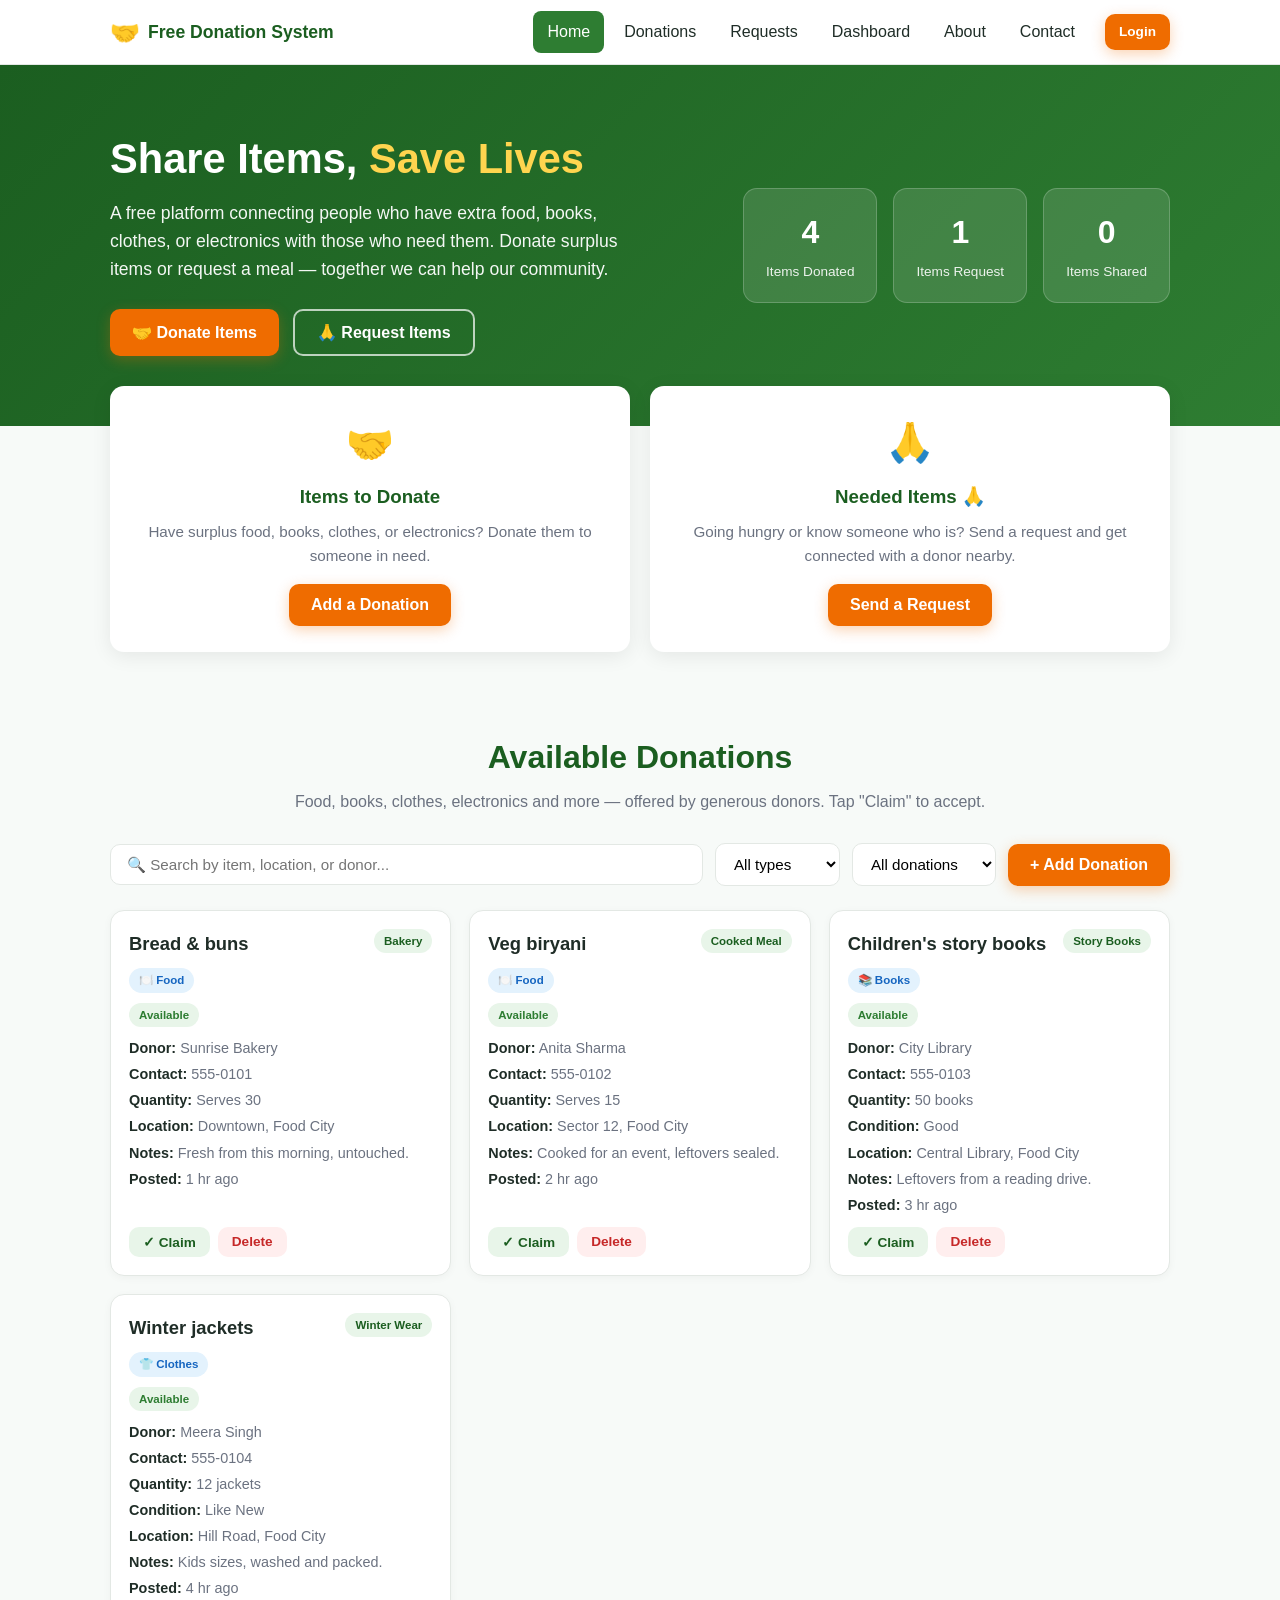
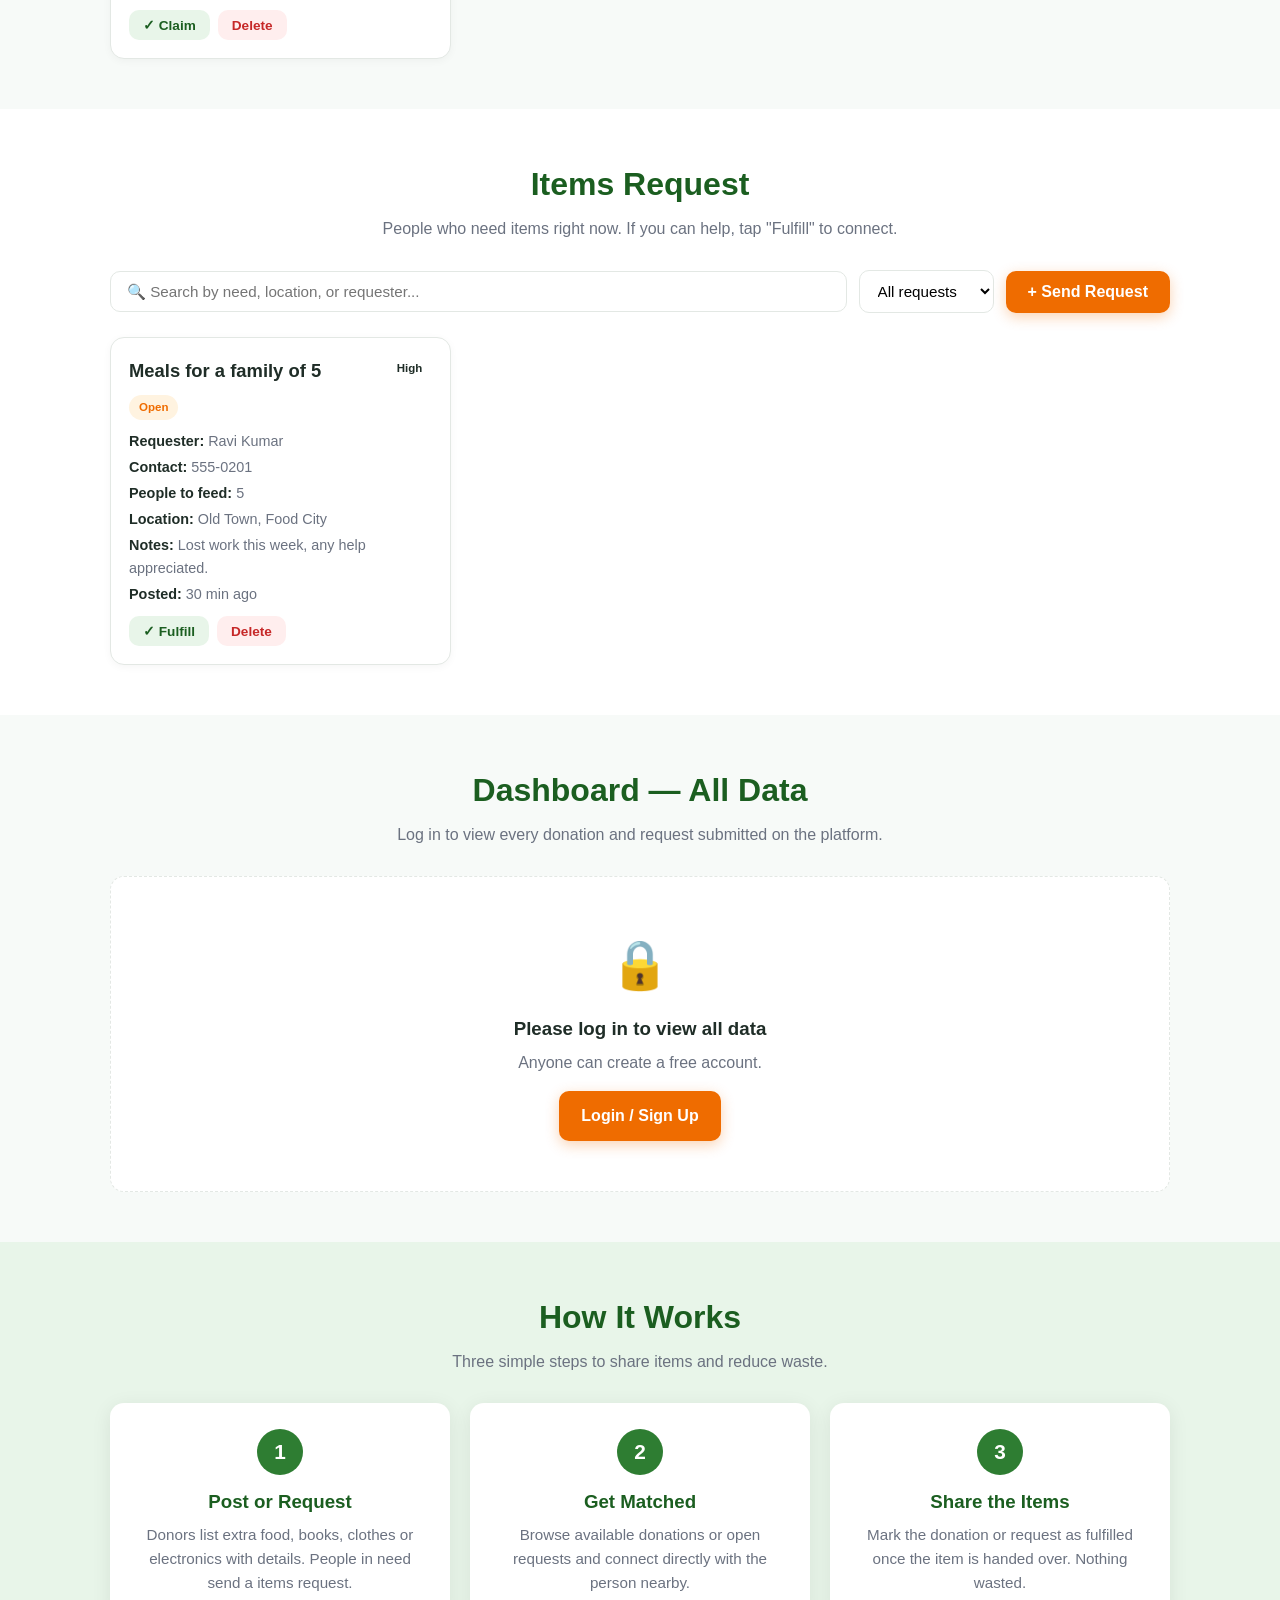
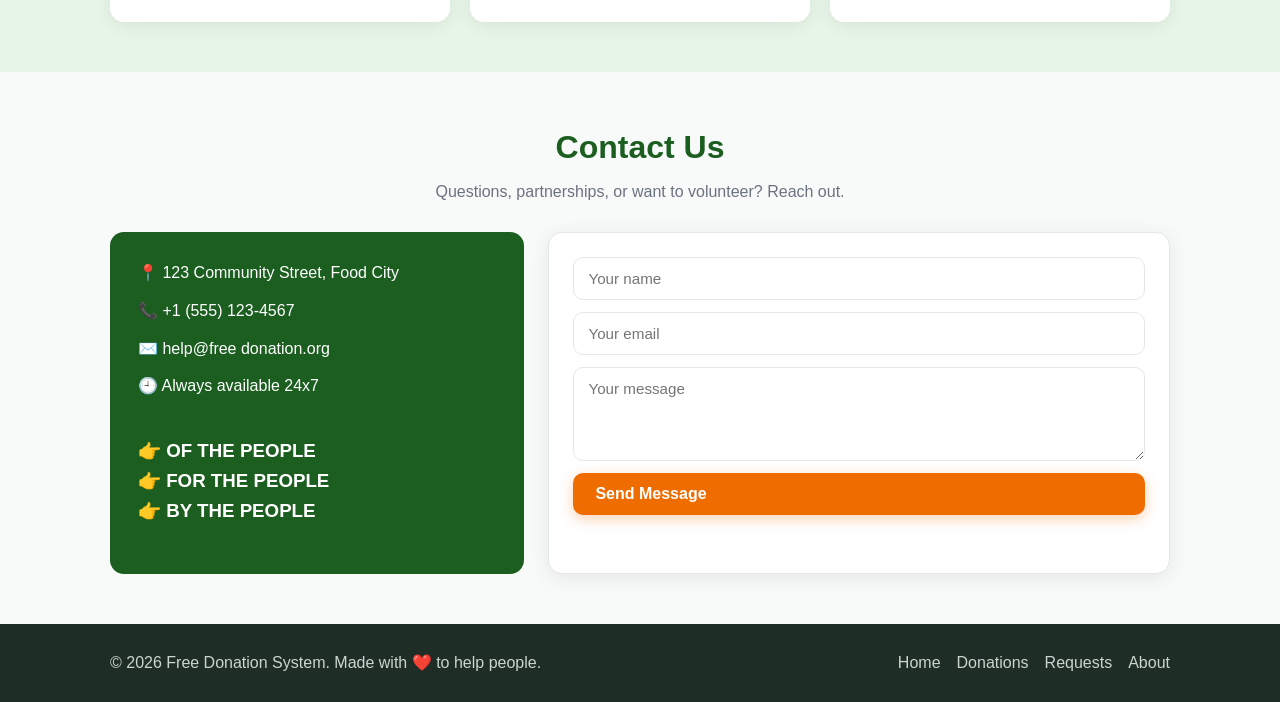
<file: index.html>
<!DOCTYPE html>
<html lang="en">
<head>
  <meta charset="UTF-8" />
  <meta name="viewport" content="width=device-width, initial-scale=1.0" />
  <title>Free Donation System</title>
  <link rel="stylesheet" href="styles.css" />
</head>
<body>
  <!-- Header / Navigation -->
  <header class="site-header" id="siteHeader">
    <div class="container nav-wrap">
      <a href="#home" class="logo">
        <span class="logo-icon">🤝</span>
        <span class="logo-text">Free Donation System</span>
      </a>
      <nav class="main-nav" id="mainNav">
        <a href="#home" class="nav-link active">Home</a>
        <a href="#donations" class="nav-link">Donations</a>
        <a href="#requests" class="nav-link">Requests</a>
        <a href="#dashboard" class="nav-link">Dashboard</a>
        <a href="#about" class="nav-link">About</a>
        <a href="#contact" class="nav-link">Contact</a>
        <span class="auth-actions" id="authArea"></span>
      </nav>
      <button id="navToggle" class="nav-toggle" aria-label="Toggle menu" aria-expanded="false">
        <span></span><span></span><span></span>
      </button>
    </div>
  </header>

  <!-- Hero -->
  <section id="home" class="hero">
    <div class="container hero-inner">
      <div class="hero-text">
        <h1>Share Items, <span class="accent">Save Lives</span></h1>
        <p>
          A free platform connecting people who have extra food, books, clothes,
          or electronics with those who need them. Donate surplus items or
          request a meal — together we can help our community.
        </p>
        <div class="hero-actions">
          <button class="btn btn-primary" onclick="openModal('donateModal')">🤝 Donate Items</button>
          <button class="btn btn-outline" onclick="openModal('requestModal')">🙏 Request Items</button>
        </div>
      </div>
      <div class="hero-stats">
        <div class="stat-card">
          <span class="stat-num" id="statDonations">0</span>
          <span class="stat-label">Items Donated</span>
        </div>
        <div class="stat-card">
          <span class="stat-num" id="statRequests">0</span>
          <span class="stat-label">Items Request</span>
        </div>
        <div class="stat-card">
          <span class="stat-num" id="statFulfilled">0</span>
          <span class="stat-label">Items Shared</span>
        </div>
      </div>
    </div>
  </section>

  <!-- Quick Action Cards -->
  <section class="quick-actions container">
    <div class="qa-card">
      <div class="qa-icon">🤝</div>
      <h3>Items to Donate</h3>
      <p>Have surplus food, books, clothes, or electronics? Donate them to someone in need.</p>
      <button class="btn btn-primary" onclick="openModal('donateModal')">Add a Donation</button>
    </div>
    <div class="qa-card">
      <div class="qa-icon">🙏</div>
      <h3>Needed Items 🙏</h3>
      <p>Going hungry or know someone who is? Send a request and get connected with a donor nearby.</p>
      <button class="btn btn-primary" onclick="openModal('requestModal')">Send a Request</button>
    </div>
  </section>

  <!-- Donations Section -->
  <section id="donations" class="list-section">
    <div class="container">
      <div class="section-head">
        <h2>Available Donations</h2>
        <p>Food, books, clothes, electronics and more — offered by generous donors. Tap "Claim" to accept.</p>
      </div>
      <div class="filter-bar">
        <input type="text" id="donationSearch" class="search-input" placeholder="🔍 Search by item, location, or donor..." oninput="renderDonations()" />
        <select id="donationTypeFilter" class="filter-select" onchange="renderDonations()">
          <option value="all">All types</option>
          <option value="Food">Food</option>
          <option value="Books">Books</option>
          <option value="Clothes">Clothes</option>
          <option value="Electronics">Electronics</option>
          <option value="Other">Other</option>
        </select>
        <select id="donationFilter" class="filter-select" onchange="renderDonations()">
          <option value="all">All donations</option>
          <option value="available">Available only</option>
          <option value="claimed">Claimed only</option>
        </select>
        <button class="btn btn-primary" onclick="openModal('donateModal')">+ Add Donation</button>
      </div>
      <div id="donationList" class="card-grid"></div>
    </div>
  </section>

  <!-- Requests Section -->
  <section id="requests" class="list-section alt">
    <div class="container">
      <div class="section-head">
        <h2>Items Request</h2>
        <p>People who need items right now. If you can help, tap "Fulfill" to connect.</p>
      </div>
      <div class="filter-bar">
        <input type="text" id="requestSearch" class="search-input" placeholder="🔍 Search by need, location, or requester..." oninput="renderRequests()" />
        <select id="requestFilter" class="filter-select" onchange="renderRequests()">
          <option value="all">All requests</option>
          <option value="open">Open only</option>
          <option value="fulfilled">Fulfilled only</option>
        </select>
        <button class="btn btn-primary" onclick="openModal('requestModal')">+ Send Request</button>
      </div>
      <div id="requestList" class="card-grid"></div>
    </div>
  </section>

  <!-- Dashboard / All Data (login required) -->
  <section id="dashboard" class="list-section">
    <div class="container">
      <div class="section-head">
        <h2>Dashboard — All Data</h2>
        <p>Log in to view every donation and request submitted on the platform.</p>
      </div>

      <div id="dashLock" class="dash-locked">
        <div class="big">🔒</div>
        <h3>Please log in to view all data</h3>
        <p style="margin-bottom:16px;color:var(--gray);">Anyone can create a free account.</p>
        <a href="login.html" class="btn btn-primary">Login / Sign Up</a>
      </div>

      <div id="dashContent" class="hidden"></div>
    </div>
  </section>

  <!-- About -->
  <section id="about" class="about-section">
    <div class="container">
      <div class="section-head">
        <h2>How It Works</h2>
        <p>Three simple steps to share items and reduce waste.</p>
      </div>
      <div class="steps">
        <div class="step">
          <div class="step-num">1</div>
          <h3>Post or Request</h3>
          <p>Donors list extra food, books, clothes or electronics with details. People in need send a items request.</p>
        </div>
        <div class="step">
          <div class="step-num">2</div>
          <h3>Get Matched</h3>
          <p>Browse available donations or open requests and connect directly with the person nearby.</p>
        </div>
        <div class="step">
          <div class="step-num">3</div>
          <h3>Share the Items</h3>
          <p>Mark the donation or request as fulfilled once the item is handed over. Nothing wasted.</p>
        </div>
      </div>
    </div>
  </section>

  <!-- Contact -->
  <section id="contact" class="contact-section">
    <div class="container">
      <div class="section-head">
        <h2>Contact Us</h2>
        <p>Questions, partnerships, or want to volunteer? Reach out.</p>
      </div>
      <div class="contact-grid">
        <div class="contact-info">
          <p>📍 123 Community Street, Food City</p>
          <p>📞 +1 (555) 123-4567</p>
          <p>✉️ help@free donation.org</p>
          <p>🕘 Always available 24x7 <br><br>
            <h3>👉 OF THE PEOPLE <br> 👉 FOR THE PEOPLE <br> 👉 BY THE PEOPLE</h3>          </p>
        </div>
        <form class="contact-form" onsubmit="handleContactSubmit(event)">
          <input type="text" name="cname" placeholder="Your name" required />
          <input type="email" name="cemail" placeholder="Your email" required />
          <textarea name="cmsg" rows="4" placeholder="Your message" required></textarea>
          <button type="submit" class="btn btn-primary">Send Message</button>
          <p id="contactMsg" class="form-note"></p>
        </form>
      </div>
    </div>
  </section>

  <!-- Footer -->
  <footer class="site-footer">
    <div class="container footer-inner">
      <p>© <span id="year"></span> Free Donation System. Made with ❤️ to help people.</p>
      <div class="footer-links">
        <a href="#home">Home</a>
        <a href="#donations">Donations</a>
        <a href="#requests">Requests</a>
        <a href="#about">About</a>
      </div>
    </div>
  </footer>

  <!-- Donate Modal -->
  <div id="donateModal" class="modal-overlay" onclick="if(event.target===this)closeModal('donateModal')">
    <div class="modal">
      <button class="modal-close" onclick="closeModal('donateModal')" aria-label="Close">×</button>
      <h2>� Donate Items</h2>
      <p class="modal-sub">Share food, books, clothes, electronics or other items. Fill in the details below.</p>
      <form id="donateForm" onsubmit="handleDonateSubmit(event)">
        <div class="form-row">
          <label>Item Type *
            <select name="itemType" id="donateItemType" required onchange="updateDonationCategories()">
              <option value="Food">Food</option>
              <option value="Books">Books</option>
              <option value="Clothes">Clothes</option>
              <option value="Electronics">Electronics</option>
              <option value="Other">Other Items</option>
            </select>
          </label>
          <label>Condition
            <select name="condition">
              <option value="">—</option>
              <option value="New">New</option>
              <option value="Like New">Like New</option>
              <option value="Good">Good</option>
              <option value="Used">Used</option>
            </select>
          </label>
        </div>
        <div class="form-row">
          <label>Donor Name *
            <input type="text" name="donorName" required placeholder="Your name or organization" />
          </label>
          <label>Contact Number *
            <input type="tel" name="donorContact" required placeholder="Phone or WhatsApp" />
          </label>
        </div>
        <div class="form-row">
          <label>Item(s) Name *
            <input type="text" name="foodName" required placeholder="e.g. Story books, winter jackets, rice" />
          </label>
          <label>Quantity *
            <input type="text" name="quantity" required placeholder="e.g. 20 books, 5 jackets, serves 20" />
          </label>
        </div>
        <div class="form-row">
          <label>Pickup Location *
            <input type="text" name="location" required placeholder="Address or area" />
          </label>
          <label>Category
            <select name="category" id="donateCategory"></select>
          </label>
        </div>
        <label>Best Before
          <input type="datetime-local" name="expiry" />
        </label>
        <label>Notes / Description
          <textarea name="description" rows="3" placeholder="Any details about the item — brand, size, allergens, etc."></textarea>
        </label>
        <button type="submit" class="btn btn-primary btn-block">Submit Donation</button>
        <p id="donateMsg" class="form-note"></p>
      </form>
    </div>
  </div>

  <!-- Request Modal -->
  <div id="requestModal" class="modal-overlay" onclick="if(event.target===this)closeModal('requestModal')">
    <div class="modal">
      <button class="modal-close" onclick="closeModal('requestModal')" aria-label="Close">×</button>
      <h2>🙏 Request Items</h2>
      <p class="modal-sub">Tell us what you need and a donor will reach out.</p>
      <form id="requestForm" onsubmit="handleRequestSubmit(event)">
        <div class="form-row">
          <label>Your Name *
            <input type="text" name="receiverName" required placeholder="Your name" />
          </label>
          <label>Contact Number *
            <input type="tel" name="receiverContact" required placeholder="Phone or WhatsApp" />
          </label>
        </div>
        <div class="form-row">
          <label>Items Needed *
            <input type="text" name="foodNeeded" required placeholder="e.g. Meals for a family" />
          </label>
          <label>For the people *
            <input type="number" name="peopleCount" min="1" required placeholder="e.g. 4" />
          </label>
        </div>
        <div class="form-row">
          <label>Location *
            <input type="text" name="location" required placeholder="Your area / address" />
          </label>
          <label>Urgency *
            <select name="urgency" required>
              <option value="">Select urgency</option>
              <option value="Critical">Critical — today</option>
              <option value="High">High — within a day</option>
              <option value="Normal">Normal — within a few days</option>
            </select>
          </label>
        </div>
        <label>Notes / Details
          <textarea name="description" rows="3" placeholder="Anything else we should know"></textarea>
        </label>
        <button type="submit" class="btn btn-primary btn-block">Submit Request</button>
        <p id="requestMsg" class="form-note"></p>
      </form>
    </div>
  </div>

  <!-- Toast notification -->
  <div id="toast" class="toast"></div>

  <script src="script.js"></script>
</body>
</html>
</file>
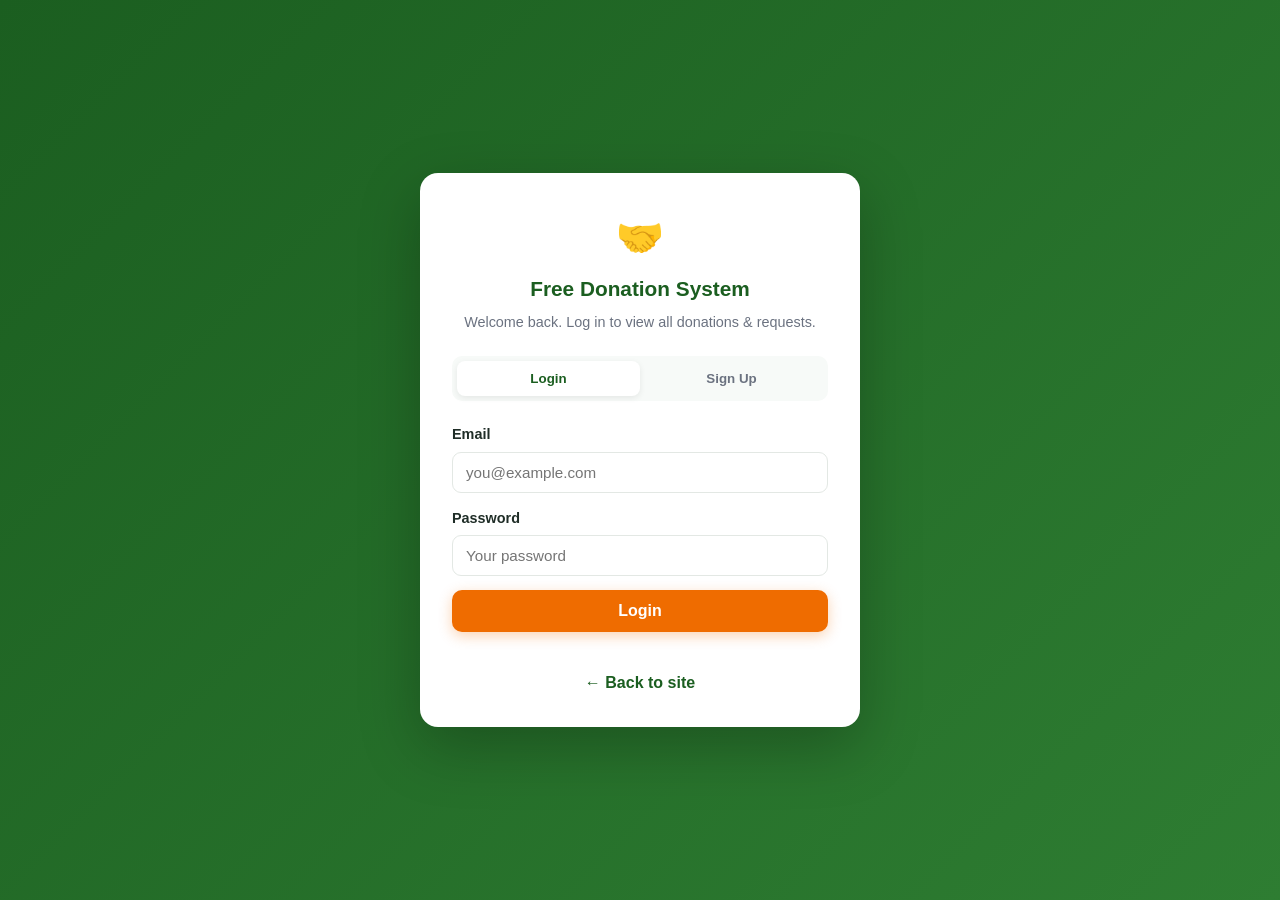
<file: login.html>
<!DOCTYPE html>
<html lang="en">
<head>
  <meta charset="UTF-8" />
  <meta name="viewport" content="width=device-width, initial-scale=1.0" />
  <title>Login — Free Food Donation System</title>
  <link rel="stylesheet" href="styles.css" />
</head>
<body class="auth-body">
  <div class="auth-card">
    <div class="auth-brand">
      <span class="logo-icon">🤝</span>
      <h1>Free Donation System</h1>
      <p>Welcome back. Log in to view all donations &amp; requests.</p>
    </div>

    <div class="auth-tabs">
      <button type="button" class="auth-tab active" data-tab="login">Login</button>
      <button type="button" class="auth-tab" data-tab="signup">Sign Up</button>
    </div>

    <!-- Login form -->
    <form id="loginForm" class="auth-form" onsubmit="return handleLogin(event)">
      <label>Email
        <input type="email" name="email" required placeholder="you@example.com" />
      </label>
      <label>Password
        <input type="password" name="password" required placeholder="Your password" />
      </label>
      <button type="submit" class="btn btn-primary btn-block">Login</button>
      <p id="loginMsg" class="form-note error"></p>
    </form>

    <!-- Sign up form -->
    <form id="signupForm" class="auth-form hidden" onsubmit="return handleSignup(event)">
      <label>Full Name
        <input type="text" name="name" required placeholder="Your name" />
      </label>
      <label>Email
        <input type="email" name="email" required placeholder="you@example.com" />
      </label>
      <label>Password
        <input type="password" name="password" required placeholder="Create a password" />
      </label>
      <label>I am a...
        <select name="role">
          <option value="Donor">Donor</option>
          <option value="Receiver">Receiver</option>
          <option value="Admin">Admin</option>
        </select>
      </label>
      <button type="submit" class="btn btn-primary btn-block">Create Account</button>
      <p id="signupMsg" class="form-note error"></p>
    </form>

    <p class="auth-foot"><a href="index.html">← Back to site</a></p>
  </div>

  <script>
    (function () {
      "use strict";
      var USERS_KEY = "ffds_users";
      var SESSION_KEY = "ffds_session";

      function getUsers() {
        try { return JSON.parse(localStorage.getItem(USERS_KEY)) || []; }
        catch (e) { return []; }
      }
      function setUsers(arr) { localStorage.setItem(USERS_KEY, JSON.stringify(arr)); }

      // Tab switching
      var tabs = document.querySelectorAll(".auth-tab");
      var loginForm = document.getElementById("loginForm");
      var signupForm = document.getElementById("signupForm");
      Array.prototype.forEach.call(tabs, function (t) {
        t.addEventListener("click", function () {
          Array.prototype.forEach.call(tabs, function (x) { x.classList.remove("active"); });
          t.classList.add("active");
          if (t.getAttribute("data-tab") === "login") {
            loginForm.classList.remove("hidden");
            signupForm.classList.add("hidden");
          } else {
            signupForm.classList.remove("hidden");
            loginForm.classList.add("hidden");
          }
        });
      });

      window.handleLogin = function (e) {
        e.preventDefault();
        var f = e.target;
        var email = f.email.value.trim().toLowerCase();
        var pwd = f.password.value;
        var msg = document.getElementById("loginMsg");
        var user = getUsers().filter(function (u) {
          return u.email.toLowerCase() === email && u.password === pwd;
        })[0];
        if (!user) {
          msg.textContent = "Invalid email or password. Please sign up first.";
          return false;
        }
        localStorage.setItem(SESSION_KEY, JSON.stringify({
          name: user.name, email: user.email, role: user.role
        }));
        msg.textContent = "";
        window.location.href = "index.html";
        return false;
      };

      window.handleSignup = function (e) {
        e.preventDefault();
        var f = e.target;
        var name = f.name.value.trim();
        var email = f.email.value.trim().toLowerCase();
        var pwd = f.password.value;
        var role = f.role.value;
        var msg = document.getElementById("signupMsg");
        if (pwd.length < 4) {
          msg.textContent = "Password must be at least 4 characters.";
          return false;
        }
        var users = getUsers();
        if (users.some(function (u) { return u.email.toLowerCase() === email; })) {
          msg.textContent = "An account with this email already exists. Please login.";
          return false;
        }
        users.push({ name: name, email: email, password: pwd, role: role, createdAt: Date.now() });
        setUsers(users);
        localStorage.setItem(SESSION_KEY, JSON.stringify({ name: name, email: email, role: role }));
        msg.textContent = "";
        window.location.href = "index.html";
        return false;
      };
    })();
  </script>
</body>
</html>
</file>
<file: styles.css>
:root {
  --green: #2e7d32;
  --green-dark: #1b5e20;
  --green-light: #e8f5e9;
  --orange: #ef6c00;
  --dark: #1f2d27;
  --gray: #6b7280;
  --light: #f7faf8;
  --border: #e3e8e4;
  --shadow: 0 4px 20px rgba(0, 0, 0, 0.08);
  --radius: 14px;
}

* { box-sizing: border-box; margin: 0; padding: 0; }
html { scroll-behavior: smooth; }

body {
  font-family: -apple-system, BlinkMacSystemFont, "Segoe UI", Roboto, Helvetica, Arial, sans-serif;
  color: var(--dark);
  background: var(--light);
  line-height: 1.6;
}

.container { max-width: 1100px; margin: 0 auto; padding: 0 20px; }

/* ---------- Header / Navigation ---------- */
.site-header {
  position: sticky;
  top: 0;
  z-index: 100;
  background: rgba(255, 255, 255, 0.95);
  backdrop-filter: blur(8px);
  border-bottom: 1px solid var(--border);
  transition: box-shadow 0.25s;
}
.site-header.scrolled { box-shadow: 0 2px 12px rgba(0, 0, 0, 0.06); }

.nav-wrap {
  display: flex;
  align-items: center;
  justify-content: space-between;
  height: 64px;
}
.logo {
  display: flex;
  align-items: center;
  gap: 8px;
  text-decoration: none;
  font-weight: 700;
  font-size: 1.1rem;
  color: var(--green-dark);
}
.logo-icon { font-size: 1.5rem; }

.main-nav { display: flex; gap: 6px; align-items: center; }
.nav-link {
  text-decoration: none;
  color: var(--dark);
  padding: 8px 14px;
  border-radius: 8px;
  font-weight: 500;
  transition: all 0.2s;
}
.nav-link:hover { background: var(--green-light); color: var(--green-dark); }
.nav-link.active { background: var(--green); color: #fff; }

.nav-toggle {
  display: none;
  flex-direction: column;
  gap: 5px;
  background: none;
  border: none;
  cursor: pointer;
  padding: 6px;
}
.nav-toggle span {
  width: 26px;
  height: 3px;
  background: var(--green-dark);
  border-radius: 2px;
  transition: 0.3s;
}
.nav-toggle.open span:nth-child(1) { transform: translateY(8px) rotate(45deg); }
.nav-toggle.open span:nth-child(2) { opacity: 0; }
.nav-toggle.open span:nth-child(3) { transform: translateY(-8px) rotate(-45deg); }

/* Auth area inside nav */
.auth-actions { display: flex; align-items: center; gap: 10px; margin-left: 10px; }
.user-chip { font-size: 0.9rem; font-weight: 600; color: var(--green-dark); white-space: nowrap; }

/* ---------- Hero ---------- */
.hero {
  background: linear-gradient(135deg, var(--green-dark), var(--green));
  color: #fff;
  padding: 70px 0;
}
.hero-inner { display: flex; align-items: center; gap: 40px; flex-wrap: wrap; }
.hero-text { flex: 1; min-width: 280px; }
.hero-text h1 { font-size: 2.6rem; line-height: 1.15; margin-bottom: 16px; }
.accent { color: #ffd54f; }
.hero-text p { font-size: 1.1rem; opacity: 0.95; max-width: 540px; margin-bottom: 26px; }
.hero-actions { display: flex; gap: 14px; flex-wrap: wrap; }

.hero-stats { display: flex; gap: 16px; flex-wrap: wrap; }
.stat-card {
  background: rgba(255, 255, 255, 0.12);
  border: 1px solid rgba(255, 255, 255, 0.2);
  border-radius: var(--radius);
  padding: 18px 22px;
  text-align: center;
  min-width: 110px;
}
.stat-num { display: block; font-size: 2rem; font-weight: 700; }
.stat-label { font-size: 0.85rem; opacity: 0.9; }

/* ---------- Buttons ---------- */
.btn {
  border: none;
  cursor: pointer;
  padding: 12px 22px;
  border-radius: 10px;
  font-size: 1rem;
  font-weight: 600;
  transition: transform 0.15s, box-shadow 0.2s, background 0.2s;
  display: inline-flex;
  align-items: center;
  gap: 8px;
  text-decoration: none;
}
.btn:active { transform: scale(0.97); }
.btn-primary { background: var(--orange); color: #fff; box-shadow: 0 4px 14px rgba(239, 108, 0, 0.3); }
.btn-primary:hover { background: #e65100; }
.btn-outline { background: transparent; color: #fff; border: 2px solid rgba(255, 255, 255, 0.7); }
.btn-outline:hover { background: rgba(255, 255, 255, 0.15); }
.btn-block { width: 100%; justify-content: center; }
.btn-small { padding: 7px 14px; font-size: 0.85rem; }
.btn-ghost { background: var(--green-light); color: var(--green-dark); }
.btn-ghost:hover { background: var(--green); color: #fff; }
.btn-danger { background: #fee; color: #c62828; }
.btn-danger:hover { background: #c62828; color: #fff; }

/* ---------- Quick action cards ---------- */
.quick-actions {
  display: grid;
  grid-template-columns: 1fr 1fr;
  gap: 20px;
  margin-top: -40px;
  padding-bottom: 30px;
  position: relative;
  z-index: 5;
}
.qa-card {
  background: #fff;
  border-radius: var(--radius);
  padding: 26px;
  box-shadow: var(--shadow);
  text-align: center;
}
.qa-icon { font-size: 2.4rem; margin-bottom: 8px; }
.qa-card h3 { margin-bottom: 8px; color: var(--green-dark); }
.qa-card p { color: var(--gray); margin-bottom: 16px; font-size: 0.95rem; }

/* ---------- List sections ---------- */
.list-section { padding: 50px 0; }
.list-section.alt { background: #fff; }
.section-head { text-align: center; margin-bottom: 28px; }
.section-head h2 { font-size: 2rem; color: var(--green-dark); margin-bottom: 6px; }
.section-head p { color: var(--gray); }

.filter-bar { display: flex; gap: 12px; margin-bottom: 24px; flex-wrap: wrap; align-items: center; }
.search-input { flex: 1; min-width: 200px; padding: 11px 16px; border: 1px solid var(--border); border-radius: 10px; font-size: 0.95rem; }
.search-input:focus { outline: 2px solid var(--green); border-color: transparent; }
.filter-select { padding: 11px 14px; border: 1px solid var(--border); border-radius: 10px; background: #fff; font-size: 0.95rem; cursor: pointer; }

.card-grid { display: grid; grid-template-columns: repeat(auto-fill, minmax(290px, 1fr)); gap: 18px; }
.item-card {
  background: #fff;
  border: 1px solid var(--border);
  border-radius: var(--radius);
  padding: 18px;
  box-shadow: 0 2px 8px rgba(0, 0, 0, 0.04);
  display: flex;
  flex-direction: column;
  gap: 10px;
  transition: transform 0.15s, box-shadow 0.2s;
}
.item-card:hover { transform: translateY(-3px); box-shadow: var(--shadow); }
.item-card.claimed { opacity: 0.65; }
.card-top { display: flex; justify-content: space-between; align-items: flex-start; gap: 8px; }
.card-title { font-size: 1.15rem; font-weight: 700; color: var(--dark); }
.card-cat { font-size: 0.72rem; font-weight: 600; padding: 3px 10px; border-radius: 20px; background: var(--green-light); color: var(--green-dark); white-space: nowrap; }
.card-meta { font-size: 0.9rem; color: var(--gray); display: flex; flex-direction: column; gap: 3px; }
.card-meta b { color: var(--dark); font-weight: 600; }
.badge { display: inline-block; font-size: 0.72rem; font-weight: 700; padding: 3px 10px; border-radius: 20px; width: fit-content; }
.badge-available { background: #e8f5e9; color: #2e7d32; }
.badge-claimed { background: #fce4ec; color: #c62828; }
.badge-open { background: #fff3e0; color: #ef6c00; }
.badge-fulfilled { background: #e0f2f1; color: #00695c; }
.badge-critical { background: #ffebee; color: #c62828; }
.badge-type { background: #e3f2fd; color: #1565c0; }
.card-actions { display: flex; gap: 8px; margin-top: auto; }
.empty-state { grid-column: 1 / -1; text-align: center; padding: 50px 20px; color: var(--gray); }
.empty-state .big { font-size: 3rem; margin-bottom: 10px; }

/* ---------- About / steps ---------- */
.about-section { padding: 50px 0; background: var(--green-light); }
.steps { display: grid; grid-template-columns: repeat(3, 1fr); gap: 20px; }
.step { background: #fff; border-radius: var(--radius); padding: 26px; text-align: center; box-shadow: var(--shadow); }
.step-num {
  width: 46px; height: 46px; margin: 0 auto 12px;
  border-radius: 50%; background: var(--green); color: #fff;
  font-weight: 700; font-size: 1.3rem;
  display: flex; align-items: center; justify-content: center;
}
.step h3 { color: var(--green-dark); margin-bottom: 6px; }
.step p { color: var(--gray); font-size: 0.95rem; }

/* ---------- Contact ---------- */
.contact-section { padding: 50px 0; }
.contact-grid { display: grid; grid-template-columns: 1fr 1.5fr; gap: 24px; }
.contact-info { background: var(--green-dark); color: #fff; border-radius: var(--radius); padding: 28px; display: flex; flex-direction: column; gap: 12px; }
.contact-form { display: flex; flex-direction: column; gap: 12px; background: #fff; border: 1px solid var(--border); border-radius: var(--radius); padding: 24px; box-shadow: var(--shadow); }
.contact-form input, .contact-form textarea { padding: 12px 14px; border: 1px solid var(--border); border-radius: 10px; font-size: 0.95rem; font-family: inherit; resize: vertical; }
.contact-form input:focus, .contact-form textarea:focus { outline: 2px solid var(--green); border-color: transparent; }

/* ---------- Footer ---------- */
.site-footer { background: var(--dark); color: #cbd5d0; padding: 26px 0; }
.footer-inner { display: flex; justify-content: space-between; align-items: center; flex-wrap: wrap; gap: 12px; }
.footer-links { display: flex; gap: 16px; }
.footer-links a { color: #cbd5d0; text-decoration: none; }
.footer-links a:hover { color: #fff; }

/* ---------- Modals ---------- */
.modal-overlay {
  position: fixed;
  inset: 0;
  background: rgba(0, 0, 0, 0.5);
  z-index: 200;
  display: none;
  align-items: flex-start;
  justify-content: center;
  padding: 40px 16px;
  overflow-y: auto;
}
.modal-overlay.active { display: flex; }
.modal {
  background: #fff;
  border-radius: 16px;
  max-width: 560px;
  width: 100%;
  padding: 28px;
  position: relative;
  box-shadow: 0 20px 60px rgba(0, 0, 0, 0.3);
  animation: pop 0.2s ease;
}
@keyframes pop { from { transform: scale(0.96); opacity: 0; } to { transform: scale(1); opacity: 1; } }
.modal h2 { color: var(--green-dark); margin-bottom: 4px; }
.modal-sub { color: var(--gray); margin-bottom: 18px; font-size: 0.92rem; }
.modal-close { position: absolute; top: 14px; right: 16px; background: none; border: none; font-size: 1.8rem; cursor: pointer; color: var(--gray); line-height: 1; }
.modal-close:hover { color: var(--dark); }

form label { display: flex; flex-direction: column; gap: 5px; margin-bottom: 14px; font-size: 0.9rem; font-weight: 600; color: var(--dark); }
form input, form select, form textarea { padding: 11px 13px; border: 1px solid var(--border); border-radius: 9px; font-size: 0.95rem; font-family: inherit; resize: vertical; }
form input:focus, form select:focus, form textarea:focus { outline: 2px solid var(--green); border-color: transparent; }
.form-row { display: grid; grid-template-columns: 1fr 1fr; gap: 14px; }
.form-row label { margin-bottom: 0; }
.form-note { font-size: 0.88rem; margin-top: 8px; color: var(--green-dark); font-weight: 600; min-height: 1em; }
.form-note.error { color: #c62828; }

/* ---------- Toast ---------- */
.toast {
  position: fixed;
  bottom: 26px;
  left: 50%;
  transform: translateX(-50%) translateY(100px);
  background: var(--green-dark);
  color: #fff;
  padding: 13px 24px;
  border-radius: 30px;
  font-weight: 600;
  box-shadow: 0 8px 30px rgba(0, 0, 0, 0.25);
  z-index: 300;
  opacity: 0;
  transition: transform 0.3s, opacity 0.3s;
  pointer-events: none;
}
.toast.show { transform: translateX(-50%) translateY(0); opacity: 1; }

/* ---------- Auth / login page ---------- */
.auth-body {
  min-height: 100vh;
  display: flex;
  align-items: center;
  justify-content: center;
  padding: 30px 16px;
  background: linear-gradient(135deg, var(--green-dark), var(--green));
}
.auth-card {
  background: #fff;
  border-radius: 18px;
  max-width: 440px;
  width: 100%;
  padding: 32px;
  box-shadow: 0 20px 60px rgba(0, 0, 0, 0.25);
}
.auth-brand { text-align: center; margin-bottom: 22px; }
.auth-brand .logo-icon { font-size: 2.4rem; }
.auth-brand h1 { font-size: 1.3rem; color: var(--green-dark); margin: 6px 0; }
.auth-brand p { color: var(--gray); font-size: 0.9rem; }
.auth-tabs { display: flex; background: var(--light); border-radius: 10px; padding: 5px; margin-bottom: 22px; }
.auth-tab { flex: 1; border: none; background: none; padding: 10px; border-radius: 8px; font-weight: 600; cursor: pointer; color: var(--gray); transition: 0.2s; }
.auth-tab.active { background: #fff; color: var(--green-dark); box-shadow: 0 2px 6px rgba(0, 0, 0, 0.08); }
.auth-form label { margin-bottom: 14px; }
.hidden { display: none !important; }
.auth-foot { text-align: center; margin-top: 16px; }
.auth-foot a { color: var(--green-dark); text-decoration: none; font-weight: 600; }

/* ---------- Dashboard ---------- */
.dash-locked {
  text-align: center;
  padding: 50px 20px;
  background: #fff;
  border: 1px dashed var(--border);
  border-radius: var(--radius);
}
.dash-locked .big { font-size: 3rem; margin-bottom: 10px; }
.dash-locked h3 { color: var(--dark); margin-bottom: 6px; }
.dash-stats { display: grid; grid-template-columns: repeat(auto-fit, minmax(140px, 1fr)); gap: 12px; margin-bottom: 22px; }
.dash-stat { background: var(--green-light); border-radius: 12px; padding: 16px; text-align: center; }
.dash-stat .n { font-size: 1.8rem; font-weight: 700; color: var(--green-dark); display: block; }
.dash-stat .l { font-size: 0.82rem; color: var(--gray); }
.dash-welcome { color: var(--gray); margin-bottom: 18px; font-size: 0.92rem; }
.dash-h { color: var(--green-dark); margin: 22px 0 10px; font-size: 1.2rem; }
.table-wrap { overflow-x: auto; }
.data-table { width: 100%; border-collapse: collapse; font-size: 0.88rem; background: #fff; border-radius: var(--radius); overflow: hidden; box-shadow: 0 2px 8px rgba(0, 0, 0, 0.04); }
.data-table th, .data-table td { padding: 11px 12px; text-align: left; border-bottom: 1px solid var(--border); white-space: nowrap; }
.data-table th { background: var(--green-dark); color: #fff; font-weight: 600; }
.data-table tr:hover td { background: var(--light); }
.data-table .status-cell { font-weight: 600; }
.empty-inline { color: var(--gray); padding: 14px 0; }

/* ---------- Responsive ---------- */
@media (max-width: 820px) {
  .hero-text h1 { font-size: 2rem; }
  .quick-actions { grid-template-columns: 1fr; }
  .steps { grid-template-columns: 1fr; }
  .contact-grid { grid-template-columns: 1fr; }
  .nav-toggle { display: flex; }
  .main-nav {
    position: absolute;
    top: 64px;
    left: 0;
    right: 0;
    background: #fff;
    flex-direction: column;
    align-items: stretch;
    padding: 12px 20px 18px;
    gap: 4px;
    border-bottom: 1px solid var(--border);
    box-shadow: 0 6px 14px rgba(0, 0, 0, 0.08);
    display: none;
  }
  .main-nav.open { display: flex; }
  .nav-link { padding: 12px 14px; }
  .auth-actions { margin-left: 0; padding: 8px 14px; flex-wrap: wrap; }
}

@media (max-width: 480px) {
  .form-row { grid-template-columns: 1fr; }
  .hero-stats { width: 100%; justify-content: center; }
  .stat-card { flex: 1; min-width: 90px; }
}
</file>
